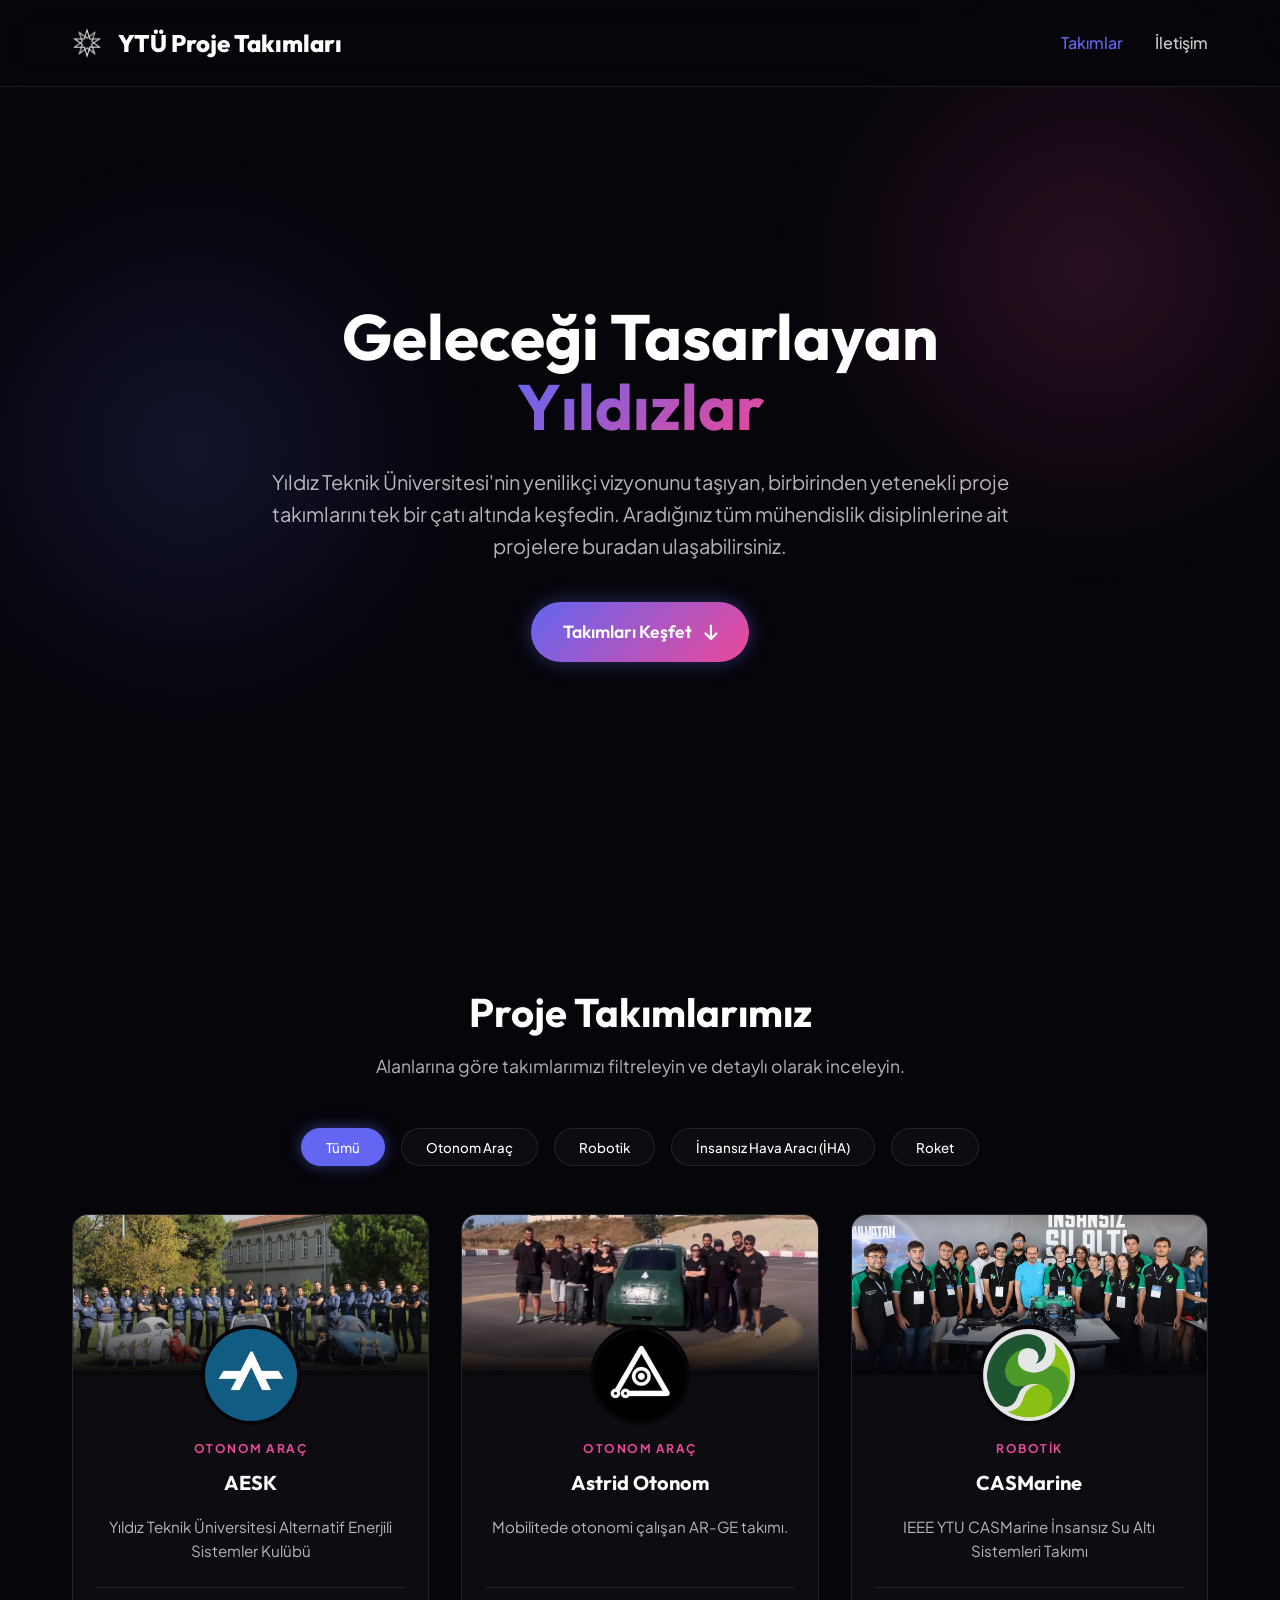
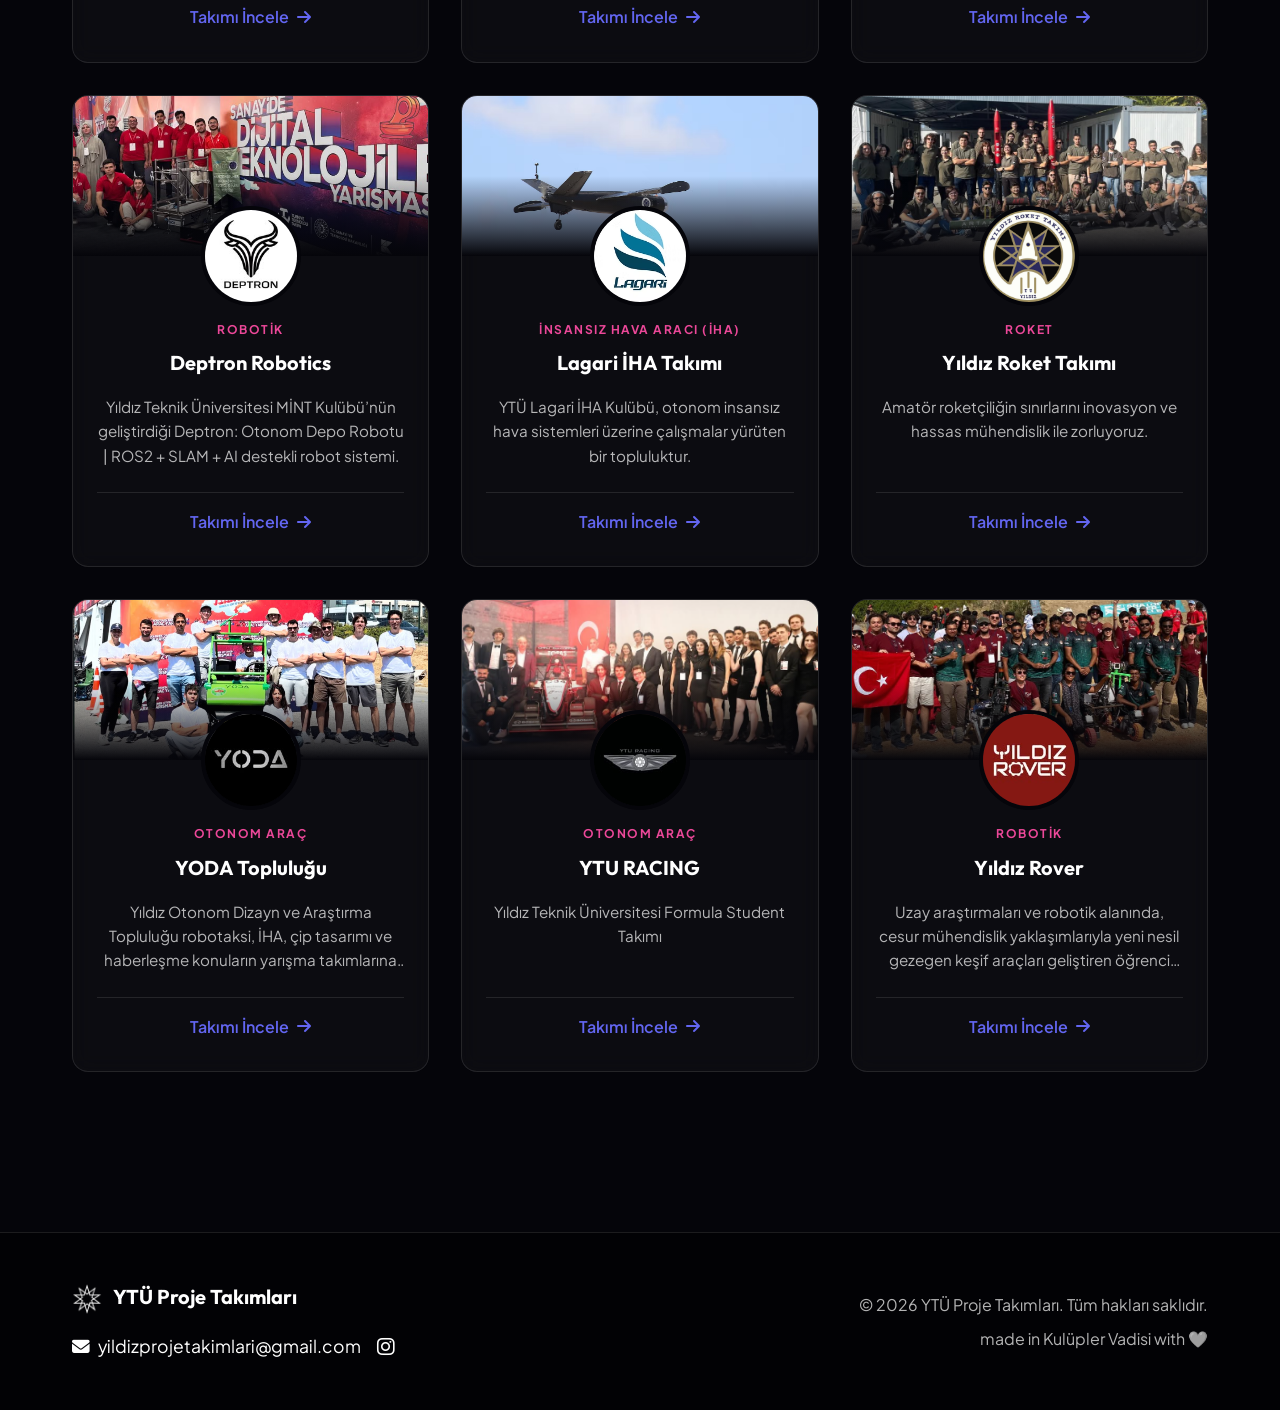
<file: index.html>
<!DOCTYPE html>
<html lang="tr">

<head>
    <meta charset="UTF-8">
    <meta name="viewport" content="width=device-width, initial-scale=1.0">
    <title>YTÜ Proje Takımları</title>
    <link rel="icon" type="image/x-icon" href="images/uploads/yildiz.ico">
    <link rel="stylesheet" href="css/style.css">
    <link
        href="https://fonts.googleapis.com/css2?family=Outfit:wght@300;400;500;600;700;800&family=Plus+Jakarta+Sans:wght@400;500;600;700&display=swap"
        rel="stylesheet">
    <link rel="stylesheet" href="https://cdnjs.cloudflare.com/ajax/libs/font-awesome/6.4.2/css/all.min.css">

    <!-- Netlify Identity Script for CMS Login Callback -->
    <script src="https://identity.netlify.com/v1/netlify-identity-widget.js"></script>
</head>

<body>

    <!-- Header Navigation -->
    <nav class="navbar">
        <div class="nav-container">
            <a href="index.html" class="logo">
                <img src="images/uploads/yildiz.ico" alt="YTÜ Logo"
                    style="height: 30px; width: auto; vertical-align: middle; margin-right: 8px;">
                YTÜ Proje Takımları
            </a>
            <div class="nav-links">
                <a href="#teams" class="active">Takımlar</a>
                <a href="#footer">İletişim</a>
            </div>
        </div>
    </nav>

    <!-- Hero Section -->
    <header class="hero">
        <div class="hero-content">
            <h1>Geleceği Tasarlayan <span class="highlight-text">Yıldızlar</span></h1>
            <p>Yıldız Teknik Üniversitesi'nin yenilikçi vizyonunu taşıyan, birbirinden yetenekli proje takımlarını tek
                bir çatı altında keşfedin. Aradığınız tüm mühendislik disiplinlerine ait projelere buradan
                ulaşabilirsiniz.</p>
            <a href="#teams" class="btn btn-primary">Takımları Keşfet <i class="fa-solid fa-arrow-down"></i></a>
        </div>
        <div class="hero-bg-shapes">
            <div class="shape shape-1"></div>
            <div class="shape shape-2"></div>
            <div class="shape shape-3"></div>
        </div>
    </header>

    <!-- Main Content Area -->
    <main id="teams" class="teams-section">
        <div class="section-header">
            <h2>Proje Takımlarımız</h2>
            <p>Alanlarına göre takımlarımızı filtreleyin ve detaylı olarak inceleyin.</p>
        </div>

        <!-- Category Filters -->
        <div class="filters" id="category-filters">
            <button class="filter-btn active" data-filter="all">Tümü</button>
            <!-- Categories will be injected here via JS -->
        </div>

        <!-- Teams Grid -->
        <div class="teams-grid" id="teams-grid">
            <div id="loading-spinner"
                style="text-align: center; grid-column: 1 / -1; padding: 3rem; color: var(--text-muted);">
                <i class="fa-solid fa-circle-notch fa-spin fa-3x"></i>
                <p style="margin-top: 1rem;">Takımlar yükleniyor...</p>
            </div>
            <!-- Team Cards will be injected here via JS -->
        </div>
    </main>

    <!-- Footer -->
    <footer id="footer">
        <div class="footer-content" style="align-items: center;">
            <div class="footer-left" style="display: flex; flex-direction: column; gap: 1rem;">
                <div class="footer-logo">
                    <img src="images/uploads/yildiz.ico" alt="YTÜ Logo"
                        style="height: 30px; width: auto; vertical-align: middle; margin-right: 8px;"> YTÜ Proje
                    Takımları
                </div>
                <div class="footer-socials" style="display: flex; gap: 1rem; align-items: center;">
                    <a href="mailto:yildizprojetakimlari@gmail.com"
                        style="color: var(--text-color); font-size: 1.1rem; transition: color 0.3s ease; display: inline-flex; align-items: center; gap: 0.5rem; text-decoration: none;"><i
                            class="fa-solid fa-envelope"></i> yildizprojetakimlari@gmail.com</a>
                    <a href="https://www.instagram.com/ytuprojetakimlari/" target="_blank" rel="noopener noreferrer"
                        style="color: var(--text-color); font-size: 1.25rem; transition: color 0.3s ease;"><i
                            class="fa-brands fa-instagram"></i></a>
                </div>
            </div>
            <div class="footer-right" style="display: flex; flex-direction: column; gap: 0.5rem; text-align: right;">
                <p style="margin: 0; color: var(--text-muted);">© 2026 YTÜ Proje Takımları. Tüm hakları saklıdır.</p>
                <p style="margin: 0; color: var(--text-muted);">made in Kulüpler Vadisi with 🤍</p>
            </div>
        </div>
    </footer>

    <!-- Scripts -->
    <script src="js/main.js"></script>
    <script>
        if (window.netlifyIdentity) {
            window.netlifyIdentity.on("init", user => {
                if (!user) {
                    window.netlifyIdentity.on("login", () => {
                        document.location.href = "/admin/";
                    });
                }
            });
        }
    </script>
</body>

</html>
</file>
<file: css/style.css>
/* CSS Variables & Global Reset */
:root {
    --bg-color: #05050a;
    --text-color: #ffffff;
    --text-muted: rgba(255, 255, 255, 0.7);
    --primary-color: #6366f1;
    --secondary-color: #ec4899;
    --glass-bg: rgba(255, 255, 255, 0.03);
    --glass-border: rgba(255, 255, 255, 0.1);
    --glass-shadow: 0 4px 30px rgba(0, 0, 0, 0.5);
    --card-hover-bg: rgba(255, 255, 255, 0.08);
    --transition-speed: 0.3s;
    --border-radius: 16px;
    --font-heading: 'Outfit', sans-serif;
    --font-body: 'Plus Jakarta Sans', sans-serif;
}

html {
    scroll-behavior: smooth;
}

* {
    margin: 0;
    padding: 0;
    box-sizing: border-box;
}

html {
    scroll-behavior: smooth;
}

body {
    background-color: var(--bg-color);
    color: var(--text-color);
    font-family: var(--font-body);
    line-height: 1.6;
    overflow-x: hidden;
    position: relative;
}

/* Background Effects */
body::before {
    content: '';
    position: fixed;
    top: 0;
    left: 0;
    width: 100vw;
    height: 100vh;
    background: radial-gradient(circle at 15% 50%, rgba(99, 102, 241, 0.15), transparent 25%),
        radial-gradient(circle at 85% 30%, rgba(236, 72, 153, 0.15), transparent 25%);
    z-index: -1;
    pointer-events: none;
}

/* Typography elements */
h1,
h2,
h3,
h4,
h5,
h6 {
    font-family: var(--font-heading);
    font-weight: 700;
}

a {
    text-decoration: none;
    color: var(--text-color);
    transition: color var(--transition-speed) ease;
}

.highlight-text {
    background: linear-gradient(135deg, var(--primary-color), var(--secondary-color));
    -webkit-background-clip: text;
    -webkit-text-fill-color: transparent;
    background-clip: text;
}

/* Navigation */
.navbar {
    position: fixed;
    top: 0;
    width: 100%;
    padding: 1.5rem 0;
    background: rgba(5, 5, 10, 0.8);
    backdrop-filter: blur(12px);
    -webkit-backdrop-filter: blur(12px);
    border-bottom: 1px solid var(--glass-border);
    z-index: 1000;
    transition: all var(--transition-speed) ease;
}

.nav-container {
    max-width: 1200px;
    margin: 0 auto;
    display: flex;
    justify-content: space-between;
    align-items: center;
    padding: 0 2rem;
}

.logo {
    font-family: var(--font-heading);
    font-size: 1.5rem;
    font-weight: 800;
    display: flex;
    align-items: center;
    gap: 0.5rem;
}

.logo i {
    color: var(--primary-color);
}

.nav-links {
    display: flex;
    gap: 2rem;
}

.nav-links a {
    font-size: 1rem;
    font-weight: 500;
    opacity: 0.8;
}

.nav-links a:hover,
.nav-links a.active {
    opacity: 1;
    color: var(--primary-color);
}

/* Hero Section */
.hero {
    min-height: 100vh;
    display: flex;
    align-items: center;
    justify-content: center;
    position: relative;
    padding: 6rem 2rem 2rem;
    text-align: center;
}

.hero-content {
    max-width: 800px;
    z-index: 10;
    animation: fadeInUp 1s ease forwards;
}

.hero h1 {
    font-size: clamp(3rem, 5vw, 5rem);
    line-height: 1.1;
    margin-bottom: 1.5rem;
}

.hero p {
    font-size: clamp(1.1rem, 2vw, 1.25rem);
    color: var(--text-muted);
    margin-bottom: 2.5rem;
}

.btn {
    display: inline-flex;
    align-items: center;
    gap: 0.75rem;
    padding: 1rem 2rem;
    border-radius: 50px;
    font-family: var(--font-heading);
    font-size: 1.1rem;
    font-weight: 600;
    cursor: pointer;
    border: none;
    transition: all var(--transition-speed) ease;
}

.btn-primary {
    background: linear-gradient(135deg, var(--primary-color), var(--secondary-color));
    color: white;
    box-shadow: 0 0 20px rgba(99, 102, 241, 0.4);
}

.btn-primary:hover {
    transform: translateY(-3px);
    box-shadow: 0 0 30px rgba(236, 72, 153, 0.6);
}

/* Teams Section */
.teams-section {
    max-width: 1200px;
    margin: 0 auto;
    padding: 5rem 2rem;
}

.section-header {
    text-align: center;
    margin-bottom: 3rem;
}

.section-header h2 {
    font-size: 2.5rem;
    margin-bottom: 0.5rem;
}

.section-header p {
    color: var(--text-muted);
    font-size: 1.1rem;
}

/* Filters */
.filters {
    display: flex;
    flex-wrap: wrap;
    justify-content: center;
    gap: 1rem;
    margin-bottom: 3rem;
}

.filter-btn {
    background: var(--glass-bg);
    border: 1px solid var(--glass-border);
    color: var(--text-color);
    padding: 0.6rem 1.5rem;
    border-radius: 50px;
    font-family: var(--font-body);
    font-weight: 500;
    cursor: pointer;
    transition: all var(--transition-speed) ease;
    backdrop-filter: blur(5px);
}

.filter-btn:hover,
.filter-btn.active {
    background: var(--primary-color);
    border-color: var(--primary-color);
    box-shadow: 0 0 15px rgba(99, 102, 241, 0.5);
}

/* Grid Layout */
.teams-grid {
    display: grid;
    grid-template-columns: repeat(auto-fill, minmax(320px, 1fr));
    gap: 2rem;
}

/* Team Card */
.team-card {
    background: var(--glass-bg);
    border: 1px solid var(--glass-border);
    border-radius: var(--border-radius);
    overflow: hidden;
    backdrop-filter: blur(10px);
    transition: all var(--transition-speed) ease;
    cursor: pointer;
    text-align: center;
    position: relative;
    display: flex;
    flex-direction: column;
}

.team-card:hover {
    transform: translateY(-10px);
    background: var(--card-hover-bg);
    box-shadow: var(--glass-shadow);
    border-color: rgba(99, 102, 241, 0.5);
}

/* Card image setup */
.card-header {
    position: relative;
    height: 160px;
    overflow: hidden;
}

.card-banner {
    width: 100%;
    height: 100%;
    object-fit: cover;
    transition: transform 0.5s ease;
}

.team-card:hover .card-banner {
    transform: scale(1.05);
}

.card-header::after {
    content: '';
    position: absolute;
    bottom: 0;
    left: 0;
    right: 0;
    height: 50%;
    background: linear-gradient(to top, var(--bg-color), transparent);
}

.card-avatar {
    width: 100px;
    height: 100px;
    border-radius: 50%;
    border: 4px solid var(--bg-color);
    position: absolute;
    top: 110px;
    left: 50%;
    transform: translateX(-50%);
    object-fit: cover;
    z-index: 5;
    background: #111;
}

.card-body {
    padding: 4rem 1.5rem 2rem;
    flex-grow: 1;
    display: flex;
    flex-direction: column;
}

.card-category {
    font-size: 0.75rem;
    text-transform: uppercase;
    letter-spacing: 1.5px;
    color: var(--secondary-color);
    font-weight: 700;
    margin-bottom: 0.5rem;
}

.card-title {
    font-size: 1.25rem;
    margin-bottom: 1rem;
    color: var(--text-color);
}

.card-desc {
    font-size: 0.95rem;
    color: var(--text-muted);
    margin-bottom: 1.5rem;
    display: -webkit-box;
    -webkit-line-clamp: 3;
    -webkit-box-orient: vertical;
    overflow: hidden;
}

.card-footer {
    margin-top: auto;
    padding-top: 1rem;
    border-top: 1px solid var(--glass-border);
}

.view-team-btn {
    color: var(--primary-color);
    font-weight: 600;
    display: flex;
    align-items: center;
    justify-content: center;
    gap: 0.5rem;
    transition: gap 0.3s ease;
}

.team-card:hover .view-team-btn {
    gap: 1rem;
}

/* Team Page Custom Styles (Reusing variables) */
.team-hero {
    margin-top: 70px;
    position: relative;
    height: 50vh;
    min-height: 350px;
    display: flex;
    align-items: flex-end;
    justify-content: center;
}

.team-banner {
    position: absolute;
    top: 0;
    left: 0;
    width: 100%;
    height: 100%;
    object-fit: cover;
    z-index: -2;
}

.team-hero::after {
    content: '';
    position: absolute;
    top: 0;
    left: 0;
    right: 0;
    bottom: 0;
    background: linear-gradient(to bottom, transparent, var(--bg-color) 90%);
    z-index: -1;
}

.team-profile-container {
    max-width: 1200px;
    width: 100%;
    padding: 0 2rem;
    transform: translateY(30%);
    display: flex;
    align-items: flex-end;
    gap: 2rem;
    position: relative;
    z-index: 5;
}

.team-avatar {
    width: 150px;
    height: 150px;
    border-radius: 50%;
    border: 5px solid var(--bg-color);
    box-shadow: 0 0 30px rgba(0, 0, 0, 0.8);
    object-fit: cover;
    background: #111;
}

.team-hero-info {
    padding-bottom: 0.5rem;
}

.team-hero-info h1 {
    font-size: clamp(2rem, 4vw, 3rem);
    margin-bottom: 0.25rem;
}

.team-badge {
    background: rgba(99, 102, 241, 0.2);
    color: #a5b4fc;
    padding: 0.3rem 1rem;
    border-radius: 50px;
    font-size: 0.85rem;
    font-weight: 600;
    display: inline-block;
    border: 1px solid rgba(99, 102, 241, 0.3);
}

.team-content-wrapper {
    max-width: 1200px;
    margin: 8rem auto 4rem;
    padding: 0 2rem;
    display: grid;
    grid-template-columns: 2fr 1fr;
    gap: 3rem;
}

.team-main-col {
    display: flex;
    flex-direction: column;
    gap: 3rem;
}

.team-sidebar {
    position: sticky;
    top: 100px;
    height: max-content;
}

.detail-section {
    background: var(--glass-bg);
    border: 1px solid var(--glass-border);
    border-radius: var(--border-radius);
    padding: 2.5rem;
    backdrop-filter: blur(10px);
}

.detail-section h3 {
    font-size: 1.5rem;
    margin-bottom: 1.5rem;
    display: flex;
    align-items: center;
    gap: 0.75rem;
}

.detail-section h3 i {
    color: var(--primary-color);
}

.info-list {
    list-style: none;
}

.info-list li {
    display: flex;
    align-items: flex-start;
    gap: 1rem;
    margin-bottom: 1.5rem;
}

.info-list li:last-child {
    margin-bottom: 0;
}

.info-list i {
    color: var(--secondary-color);
    font-size: 1.25rem;
    margin-top: 0.25rem;
}

.info-content strong {
    display: block;
    color: var(--text-color);
    margin-bottom: 0.25rem;
}

.info-content span,
.info-content a {
    color: var(--text-muted);
}

.info-content a:hover {
    color: var(--primary-color);
}

.social-links {
    display: flex;
    gap: 1rem;
    margin-top: 2rem;
}

.social-links a {
    width: 45px;
    height: 45px;
    border-radius: 50%;
    background: rgba(255, 255, 255, 0.05);
    display: flex;
    align-items: center;
    justify-content: center;
    font-size: 1.25rem;
    border: 1px solid var(--glass-border);
    transition: all var(--transition-speed) ease;
}

.social-links a:hover {
    background: var(--primary-color);
    border-color: var(--primary-color);
    transform: translateY(-5px);
}

/* Gallery Grid */
.gallery-grid {
    display: grid;
    grid-template-columns: repeat(auto-fill, minmax(200px, 1fr));
    gap: 1rem;
}

.gallery-item {
    border-radius: 12px;
    overflow: hidden;
    position: relative;
    aspect-ratio: 1;
    cursor: pointer;
}

.gallery-item img {
    width: 100%;
    height: 100%;
    object-fit: cover;
    transition: transform 0.5s ease;
}

.gallery-item:hover img {
    transform: scale(1.1);
}

.gallery-item::after {
    content: '';
    position: absolute;
    top: 0;
    left: 0;
    right: 0;
    bottom: 0;
    background: rgba(99, 102, 241, 0.3);
    opacity: 0;
    transition: opacity 0.3s ease;
}

.gallery-item:hover::after {
    opacity: 1;
}

/* Footer (Shared) */
footer {
    border-top: 1px solid var(--glass-border);
    padding: 3rem 0;
    background: rgba(0, 0, 0, 0.5);
    margin-top: 5rem;
}

.footer-content {
    max-width: 1200px;
    margin: 0 auto;
    padding: 0 2rem;
    display: flex;
    flex-wrap: wrap;
    justify-content: space-between;
    align-items: center;
    gap: 1.5rem;
}

.footer-logo {
    font-family: var(--font-heading);
    font-size: 1.25rem;
    font-weight: 700;
}

.footer-socials {
    display: flex;
    gap: 1rem;
}

.footer-socials a {
    color: var(--text-muted);
    font-size: 1.25rem;
}

.footer-socials a:hover {
    color: var(--primary-color);
}

/* Animations */
@keyframes fadeInUp {
    from {
        opacity: 0;
        transform: translateY(30px);
    }

    to {
        opacity: 1;
        transform: translateY(0);
    }
}

/* Responsive */
@media (max-width: 992px) {
    .team-content-wrapper {
        grid-template-columns: 1fr;
    }

    .team-sidebar {
        position: static;
    }
}

@media (max-width: 768px) {
    .nav-links {
        display: none;
        /* simple mobile handling */
    }

    .team-profile-container {
        flex-direction: column;
        align-items: center;
        text-align: center;
        transform: translateY(50%);
        padding: 0 1rem;
    }

    .team-content-wrapper {
        margin-top: 15rem;
        padding: 0 1rem;
    }

    .detail-section {
        padding: 1.5rem;
    }

    .team-hero-info h1 {
        font-size: 1.8rem;
    }
}

/* Image Lightbox Modal */
.image-modal {
    display: none;
    position: fixed;
    z-index: 9999;
    left: 0;
    top: 0;
    width: 100%;
    height: 100%;
    overflow: auto;
    background-color: rgba(0, 0, 0, 0.9);
    backdrop-filter: blur(5px);
    display: flex;
    /* Kept flex, but overwritten by JS to block/none, so JS handles display */
    justify-content: center;
    align-items: center;
    opacity: 0;
    pointer-events: none;
    transition: opacity 0.3s ease;
}

.image-modal.show {
    opacity: 1;
    pointer-events: auto;
}

.modal-content {
    margin: auto;
    display: block;
    max-width: 90%;
    max-height: 90vh;
    border-radius: 8px;
    box-shadow: 0 4px 15px rgba(0, 0, 0, 0.5);
    transform: scale(0.95);
    transition: transform 0.3s ease;
}

.image-modal.show .modal-content {
    transform: scale(1);
}

.modal-close {
    position: absolute;
    top: 20px;
    right: 35px;
    color: #f1f1f1;
    font-size: 40px;
    font-weight: bold;
    transition: 0.3s;
    cursor: pointer;
    z-index: 10000;
}

.modal-close:hover,
.modal-close:focus {
    color: var(--primary-color);
    text-decoration: none;
    cursor: pointer;
}
</file>
